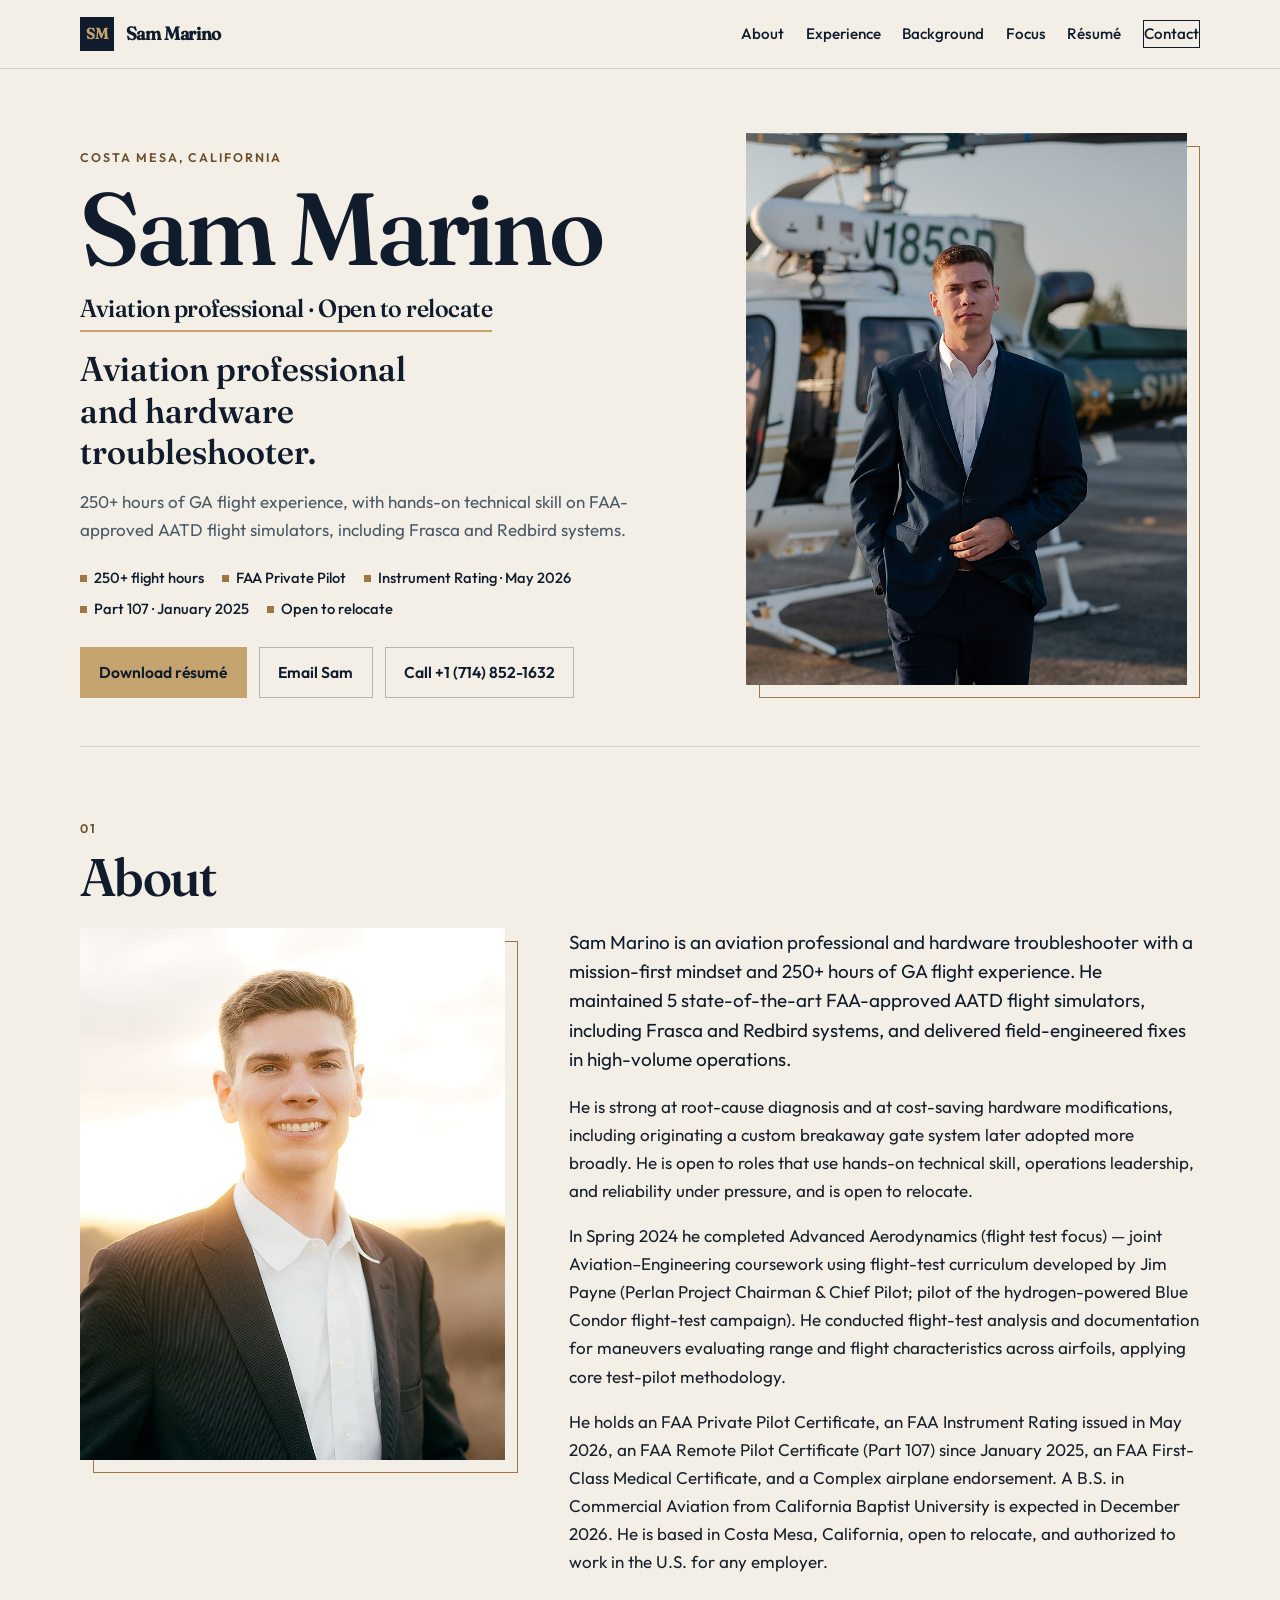
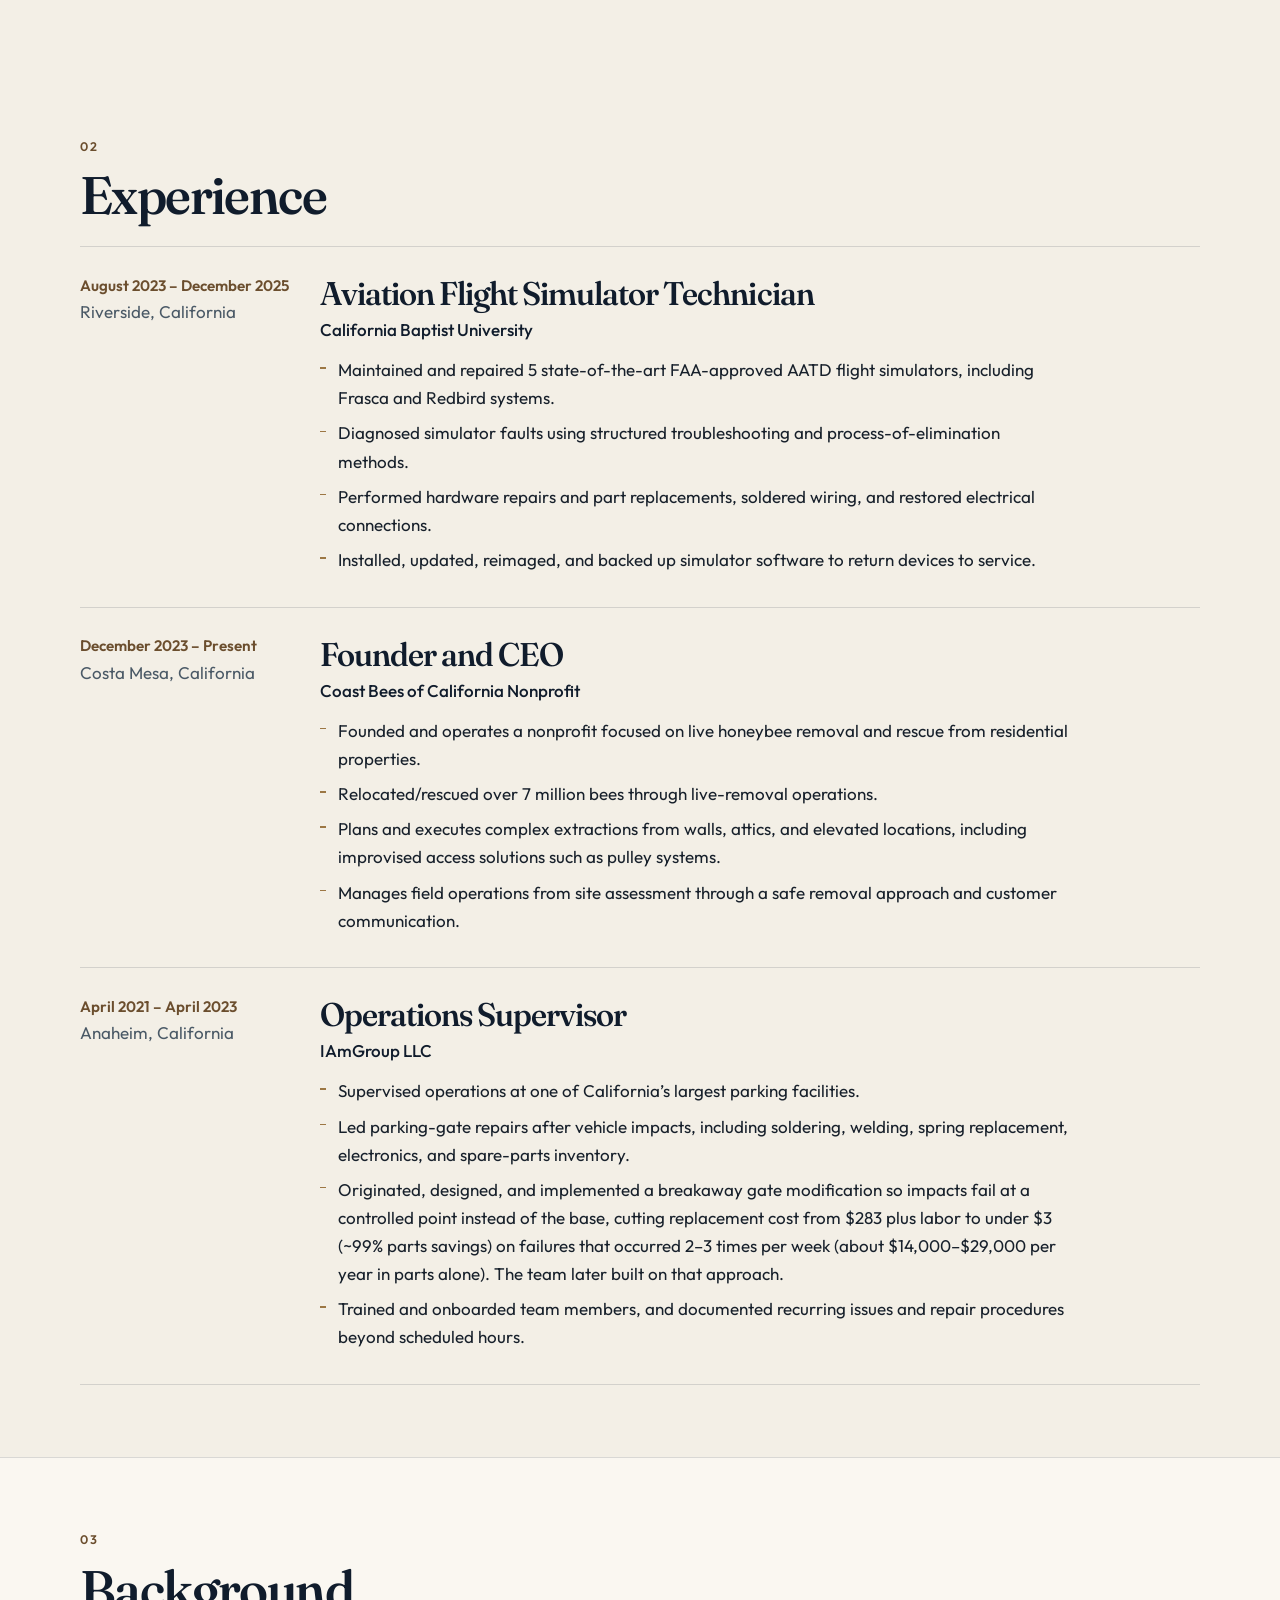
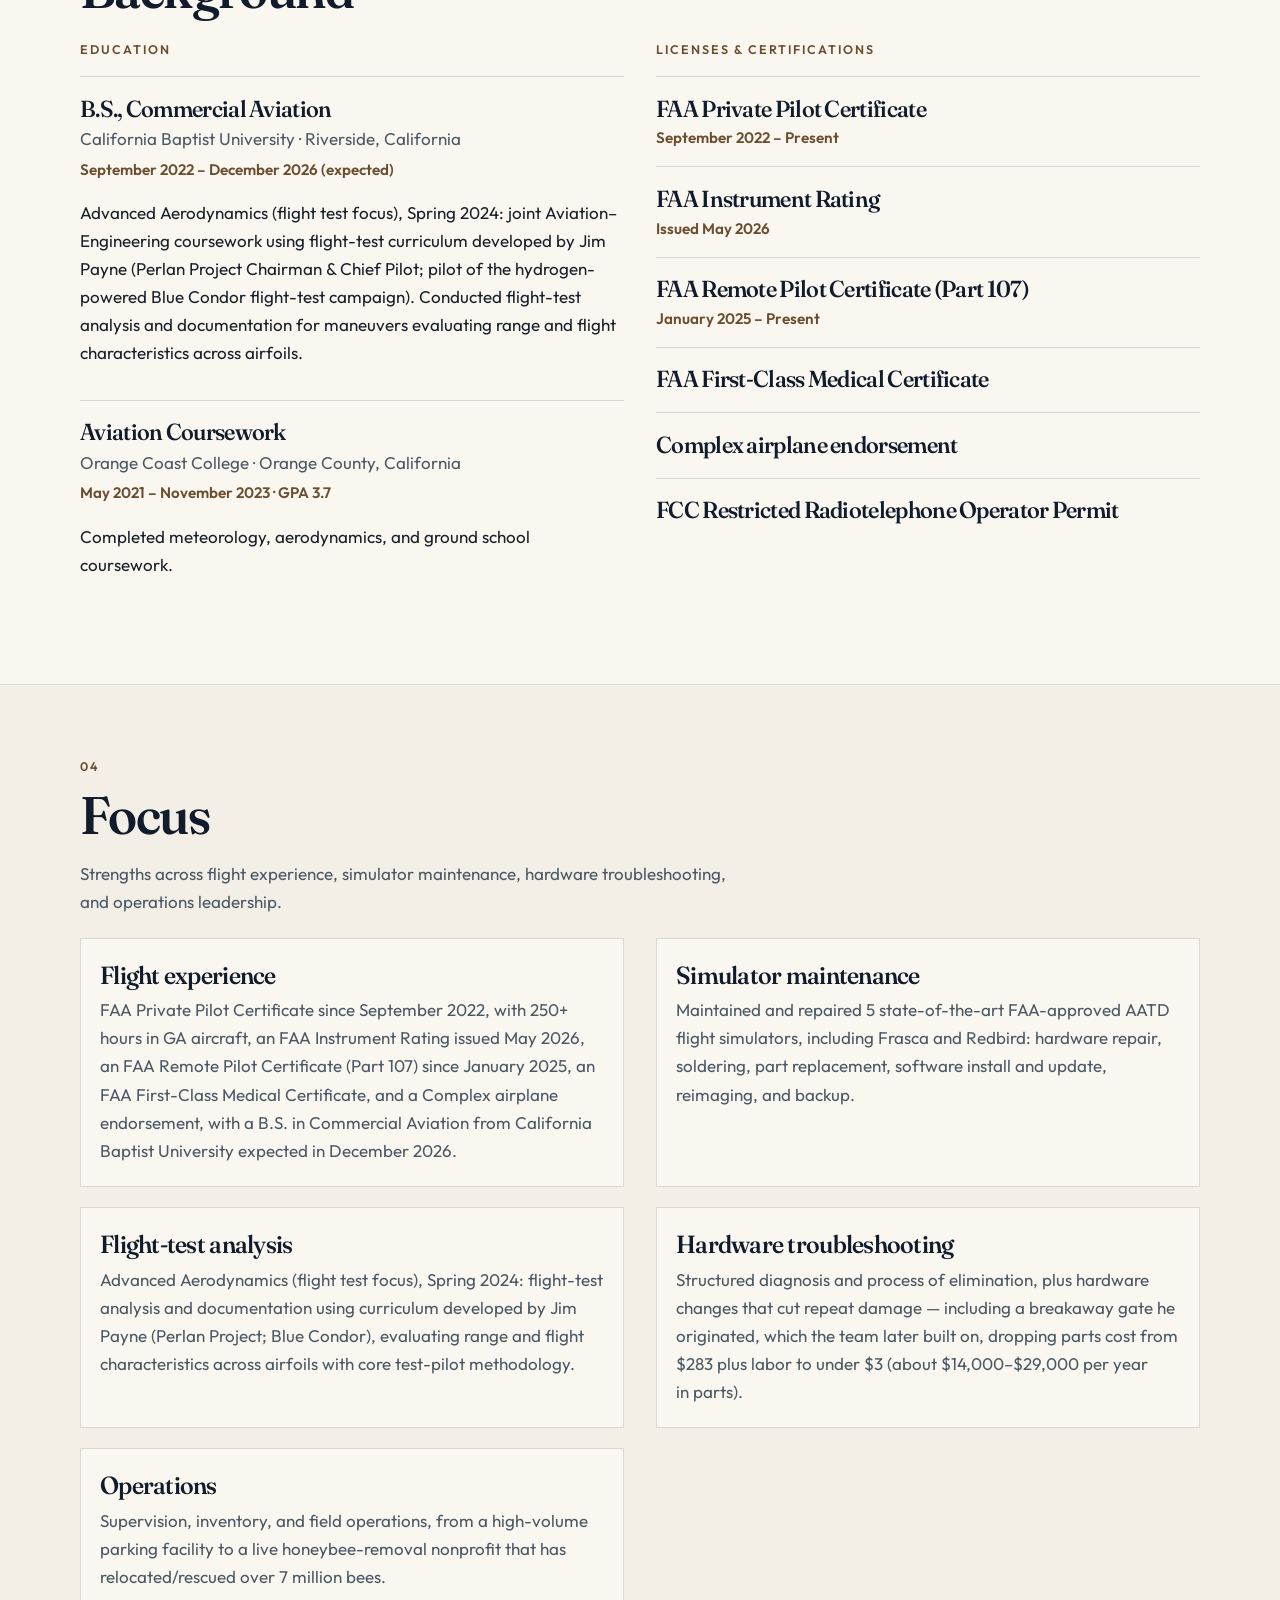
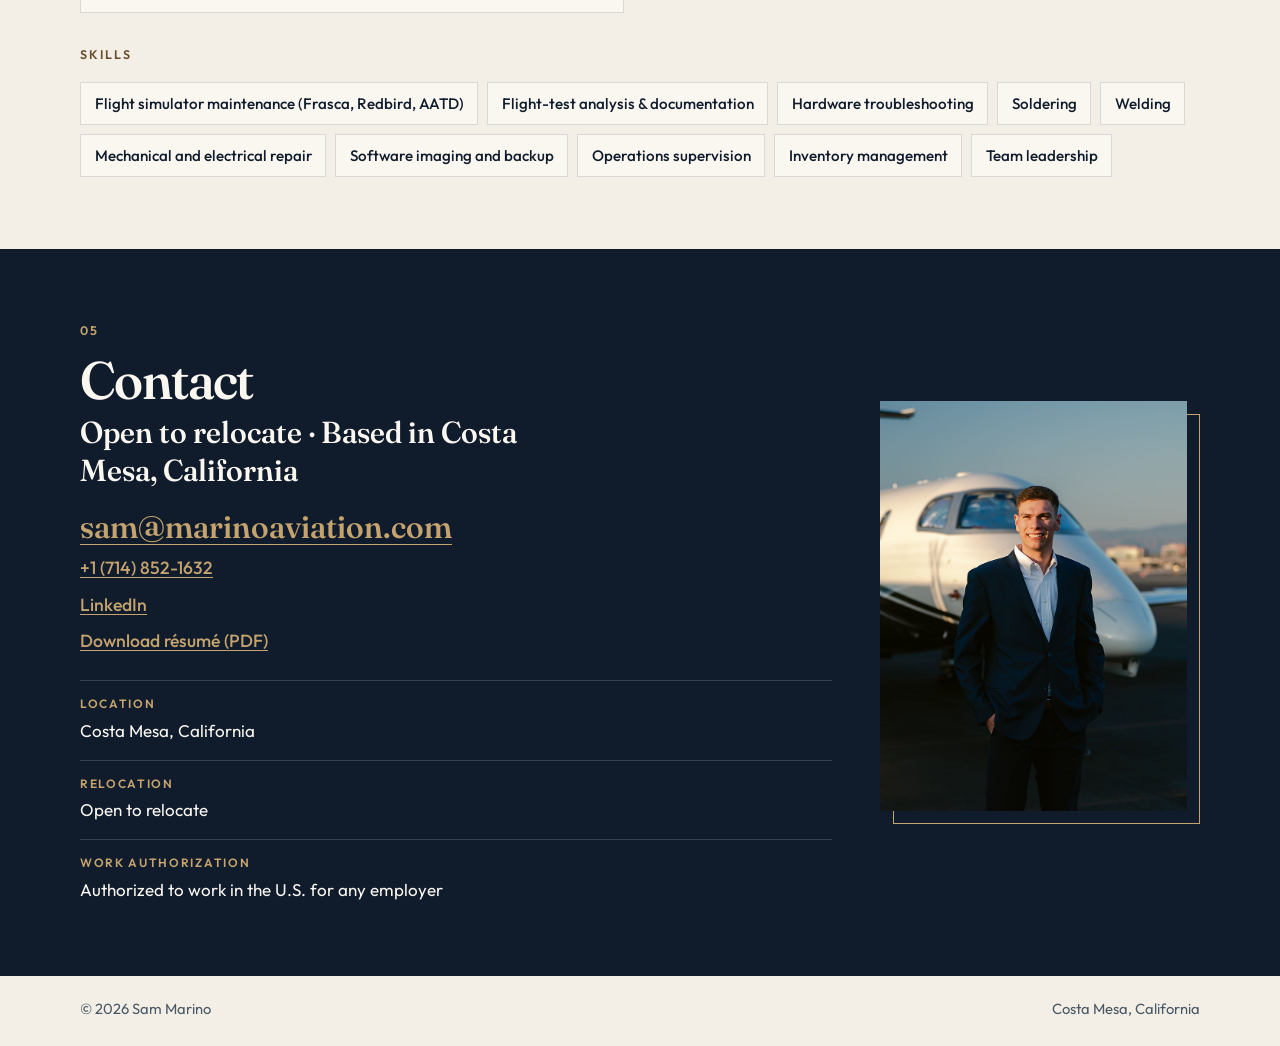
<file: index.html>
<!DOCTYPE html>
<html lang="en">
  <head>
    <meta charset="utf-8">
    <meta name="viewport" content="width=device-width, initial-scale=1">
    <title>Sam Marino | Aviation Professional</title>
    <meta name="description" content="Aviation professional and hardware troubleshooter based in Costa Mesa, California. Open to relocate.">
    <meta name="author" content="Sam Marino">
    <meta name="robots" content="index, follow">
    <meta name="theme-color" content="#101c2c">
    <link rel="canonical" href="https://career.marinoaviation.com/">

    <meta property="og:type" content="website">
    <meta property="og:locale" content="en_US">
    <meta property="og:site_name" content="Sam Marino">
    <meta property="og:title" content="Sam Marino | Aviation Professional">
    <meta property="og:description" content="Aviation professional and hardware troubleshooter based in Costa Mesa, California. Open to relocate.">
    <meta property="og:url" content="https://career.marinoaviation.com/">
    <meta property="og:image" content="https://career.marinoaviation.com/images/og.jpg">
    <meta property="og:image:width" content="1200">
    <meta property="og:image:height" content="630">
    <meta property="og:image:alt" content="Sam Marino, aviation professional and hardware troubleshooter.">

    <meta name="twitter:card" content="summary_large_image">
    <meta name="twitter:title" content="Sam Marino | Aviation Professional">
    <meta name="twitter:description" content="Aviation professional and hardware troubleshooter based in Costa Mesa, California. Open to relocate.">
    <meta name="twitter:image" content="https://career.marinoaviation.com/images/og.jpg">
    <meta name="twitter:image:alt" content="Sam Marino, aviation professional and hardware troubleshooter.">

    <link rel="icon" href="favicon.svg" type="image/svg+xml">
    <link rel="icon" href="images/favicon-32.png" sizes="32x32" type="image/png">
    <link rel="apple-touch-icon" href="images/apple-touch-icon.png">

    <link rel="preload" href="fonts/fraunces-560.woff2" as="font" type="font/woff2" crossorigin>
    <link rel="preload" href="fonts/outfit-400.woff2" as="font" type="font/woff2" crossorigin>
    <link rel="stylesheet" href="styles.css">

    <script type="application/ld+json">
      {
        "@context": "https://schema.org",
        "@type": "ProfilePage",
        "dateModified": "2026-09-29",
        "url": "https://career.marinoaviation.com/",
        "mainEntity": {
          "@type": "Person",
          "name": "Sam Marino",
          "description": "Aviation professional and hardware troubleshooter based in Costa Mesa, California. Open to relocate.",
          "url": "https://career.marinoaviation.com/",
          "image": "https://career.marinoaviation.com/images/og.jpg",
          "email": "sam@marinoaviation.com",
          "telephone": "+1-714-852-1632",
          "sameAs": [
            "https://www.linkedin.com/in/sam-marino-81a0381b2"
          ],
          "address": {
            "@type": "PostalAddress",
            "addressLocality": "Costa Mesa",
            "addressRegion": "CA",
            "addressCountry": "US"
          },
          "alumniOf": [
            {
              "@type": "CollegeOrUniversity",
              "name": "California Baptist University"
            },
            {
              "@type": "CollegeOrUniversity",
              "name": "Orange Coast College"
            }
          ],
          "hasCredential": [
            {
              "@type": "EducationalOccupationalCredential",
              "name": "FAA Private Pilot Certificate"
            },
            {
              "@type": "EducationalOccupationalCredential",
              "name": "FAA Instrument Rating",
              "dateCreated": "2026-05"
            },
            {
              "@type": "EducationalOccupationalCredential",
              "name": "FAA Remote Pilot Certificate (Part 107)",
              "dateCreated": "2025-01"
            },
            {
              "@type": "EducationalOccupationalCredential",
              "name": "FAA First-Class Medical Certificate"
            },
            {
              "@type": "EducationalOccupationalCredential",
              "name": "Complex airplane endorsement"
            },
            {
              "@type": "EducationalOccupationalCredential",
              "name": "FCC Restricted Radiotelephone Operator Permit"
            }
          ]
        }
      }
    </script>
  </head>
  <body>
    <a class="skip-link" href="#main">Skip to content</a>

    <header class="site-header">
      <div class="header-bar">
        <a class="brand" href="#top">
          <span class="brand-mark" aria-hidden="true">SM</span>
          <span class="brand-name">Sam Marino</span>
        </a>
        <input class="nav-toggle" id="nav-toggle" type="checkbox" aria-controls="site-nav" aria-expanded="false" aria-label="Open menu">
        <label class="nav-toggle-btn" for="nav-toggle">
          <span class="nav-toggle-bars" aria-hidden="true"></span>
          <span class="nav-toggle-open">Menu</span>
          <span class="nav-toggle-close">Close</span>
        </label>
        <nav class="site-nav" id="site-nav" aria-label="Primary">
          <a href="#about">About</a>
          <a href="#experience">Experience</a>
          <a href="#background">Background</a>
          <a href="#focus">Focus</a>
          <a href="resume/Sam_Marino_Resume.pdf" target="_blank" rel="noopener noreferrer">Résumé</a>
          <a class="nav-cta" href="#contact">Contact</a>
        </nav>
      </div>
    </header>

    <main id="main">
      <section class="hero" id="top">
        <div class="hero-copy">
          <p class="eyebrow">Costa Mesa, California</p>
          <h1>Sam Marino</h1>
          <p class="target">Aviation professional · Open to relocate</p>
          <p class="lede">Aviation professional and hardware troubleshooter.</p>
          <p class="dek">
            250+ hours of GA flight experience, with hands-on technical skill
            on FAA-approved AATD flight simulators, including Frasca and Redbird systems.
          </p>
          <ul class="hero-facts">
            <li>250+ flight hours</li>
            <li>FAA Private Pilot</li>
            <li>Instrument Rating · May 2026</li>
            <li>Part 107 · January 2025</li>
            <li>Open to relocate</li>
          </ul>
          <div class="hero-actions">
            <a class="btn btn-gold" href="resume/Sam_Marino_Resume.pdf" target="_blank" rel="noopener noreferrer">Download résumé</a>
            <a class="btn btn-ghost" href="mailto:sam@marinoaviation.com">Email Sam</a>
            <a class="btn btn-ghost" href="tel:+17148521632">Call +1 (714) 852-1632</a>
          </div>
        </div>
        <figure class="portrait hero-portrait">
          <img
            src="images/sam-marino-hero.jpg"
            srcset="images/sam-marino-hero-800.jpg 800w, images/sam-marino-hero.jpg 1600w"
            sizes="(min-width: 900px) 38vw, 92vw"
            width="1600"
            height="2000"
            alt="Portrait of Sam Marino in a navy suit."
            fetchpriority="high"
            decoding="async">
        </figure>
      </section>

      <section class="section about" id="about">
        <div class="section-heading">
          <p class="index">01</p>
          <h2>About</h2>
        </div>
        <div class="about-grid">
          <div class="about-copy">
            <p class="lead">
              Sam Marino is an aviation professional and hardware troubleshooter
              with a mission-first mindset and 250+ hours of GA flight experience.
              He maintained 5 state-of-the-art FAA-approved AATD flight
              simulators, including Frasca and Redbird systems, and delivered
              field-engineered fixes in high-volume operations.
            </p>
            <p>
              He is strong at root-cause diagnosis and at cost-saving hardware
              modifications, including originating a custom breakaway gate system
              later adopted more broadly. He is open to roles that use
              hands-on technical skill, operations leadership, and reliability
              under pressure, and is open to relocate.
            </p>
            <p>
              In Spring 2024 he completed Advanced Aerodynamics (flight test focus)
              — joint Aviation–Engineering coursework using flight-test curriculum
              developed by Jim Payne (Perlan Project Chairman &amp; Chief Pilot;
              pilot of the hydrogen-powered Blue Condor flight-test campaign). He
              conducted flight-test analysis and documentation for maneuvers
              evaluating range and flight characteristics across airfoils, applying
              core test-pilot methodology.
            </p>
            <p>
              He holds an FAA Private Pilot Certificate, an FAA Instrument Rating
              issued in <time datetime="2026-05">May 2026</time>, an FAA Remote
              Pilot Certificate (Part 107) since <time datetime="2025-01">January 2025</time>,
              an FAA First-Class Medical Certificate, and a Complex airplane
              endorsement. A B.S. in Commercial Aviation from
              California Baptist University is expected in <time datetime="2026-12">December 2026</time>. He is
              based in Costa Mesa, California, open to relocate, and authorized
              to work in the U.S. for any employer.
            </p>
          </div>
          <figure class="portrait about-portrait">
            <img
              src="images/sam-marino-about.jpg"
              srcset="images/sam-marino-about-800.jpg 800w, images/sam-marino-about.jpg 1600w"
              sizes="(min-width: 900px) 34vw, 92vw"
              width="1600"
              height="2000"
              alt="Portrait of Sam Marino outdoors in a dark suit."
              loading="lazy"
              decoding="async">
          </figure>
        </div>
      </section>

      <section class="section experience" id="experience">
        <div class="section-heading">
          <p class="index">02</p>
          <h2>Experience</h2>
        </div>

        <article class="role">
          <div class="role-meta">
            <p class="when"><time datetime="2023-08">August 2023</time> – <time datetime="2025-12">December 2025</time></p>
            <p class="where">Riverside, California</p>
          </div>
          <div class="role-body">
            <h3>Aviation Flight Simulator Technician</h3>
            <p class="org">California Baptist University</p>
            <ul>
              <li>Maintained and repaired 5 state-of-the-art FAA-approved AATD flight simulators, including Frasca and Redbird systems.</li>
              <li>Diagnosed simulator faults using structured troubleshooting and process-of-elimination methods.</li>
              <li>Performed hardware repairs and part replacements, soldered wiring, and restored electrical connections.</li>
              <li>Installed, updated, reimaged, and backed up simulator software to return devices to service.</li>
            </ul>
          </div>
        </article>

        <article class="role">
          <div class="role-meta">
            <p class="when"><time datetime="2023-12">December 2023</time> – Present</p>
            <p class="where">Costa Mesa, California</p>
          </div>
          <div class="role-body">
            <h3>Founder and CEO</h3>
            <p class="org">Coast Bees of California Nonprofit</p>
            <ul>
              <li>Founded and operates a nonprofit focused on live honeybee removal and rescue from residential properties.</li>
              <li>Relocated/rescued over 7 million bees through live-removal operations.</li>
              <li>Plans and executes complex extractions from walls, attics, and elevated locations, including improvised access solutions such as pulley systems.</li>
              <li>Manages field operations from site assessment through a safe removal approach and customer communication.</li>
            </ul>
          </div>
        </article>

        <article class="role">
          <div class="role-meta">
            <p class="when"><time datetime="2021-04">April 2021</time> – <time datetime="2023-04">April 2023</time></p>
            <p class="where">Anaheim, California</p>
          </div>
          <div class="role-body">
            <h3>Operations Supervisor</h3>
            <p class="org">IAmGroup LLC</p>
            <ul>
              <li>Supervised operations at one of California’s largest parking facilities.</li>
              <li>Led parking-gate repairs after vehicle impacts, including soldering, welding, spring replacement, electronics, and spare-parts inventory.</li>
              <li>Originated, designed, and implemented a breakaway gate modification so impacts fail at a controlled point instead of the base, cutting replacement cost from $283 plus labor to under $3 (~99% parts savings) on failures that occurred 2–3 times per week (about $14,000–$29,000 per year in parts alone). The team later built on that approach.</li>
              <li>Trained and onboarded team members, and documented recurring issues and repair procedures beyond scheduled hours.</li>
            </ul>
          </div>
        </article>
      </section>

      <section class="section background" id="background">
        <div class="section-heading">
          <p class="index">03</p>
          <h2>Background</h2>
        </div>
        <div class="background-grid">
          <div>
            <h3 class="subhead">Education</h3>
            <article class="credential">
              <h4>B.S., Commercial Aviation</h4>
              <p class="org">California Baptist University · Riverside, California</p>
              <p class="when"><time datetime="2022-09">September 2022</time> – <time datetime="2026-12">December 2026</time> (expected)</p>
              <p>Advanced Aerodynamics (flight test focus), Spring 2024: joint Aviation–Engineering coursework using flight-test curriculum developed by Jim Payne (Perlan Project Chairman &amp; Chief Pilot; pilot of the hydrogen-powered Blue Condor flight-test campaign). Conducted flight-test analysis and documentation for maneuvers evaluating range and flight characteristics across airfoils.</p>
            </article>
            <article class="credential">
              <h4>Aviation Coursework</h4>
              <p class="org">Orange Coast College · Orange County, California</p>
              <p class="when"><time datetime="2021-05">May 2021</time> – <time datetime="2023-11">November 2023</time> · GPA 3.7</p>
              <p>Completed meteorology, aerodynamics, and ground school coursework.</p>
            </article>
          </div>
          <div>
            <h3 class="subhead">Licenses &amp; certifications</h3>
            <article class="credential">
              <h4>FAA Private Pilot Certificate</h4>
              <p class="when"><time datetime="2022-09">September 2022</time> – Present</p>
            </article>
            <article class="credential">
              <h4>FAA Instrument Rating</h4>
              <p class="when">Issued <time datetime="2026-05">May 2026</time></p>
            </article>
            <article class="credential">
              <h4>FAA Remote Pilot Certificate (Part 107)</h4>
              <p class="when"><time datetime="2025-01">January 2025</time> – Present</p>
            </article>
            <article class="credential">
              <h4>FAA First-Class Medical Certificate</h4>
            </article>
            <article class="credential">
              <h4>Complex airplane endorsement</h4>
            </article>
            <article class="credential">
              <h4>FCC Restricted Radiotelephone Operator Permit</h4>
            </article>
          </div>
        </div>
      </section>

      <section class="section focus" id="focus">
        <div class="section-heading">
          <p class="index">04</p>
          <h2>Focus</h2>
        </div>
        <p class="section-intro">
          Strengths across flight experience, simulator maintenance, hardware troubleshooting, and operations leadership.
        </p>
        <div class="focus-grid">
          <article class="card">
            <h3>Flight experience</h3>
            <p>
              FAA Private Pilot Certificate since September 2022, with 250+ hours
              in GA aircraft, an FAA Instrument Rating issued
              <time datetime="2026-05">May 2026</time>, an FAA Remote Pilot
              Certificate (Part 107) since <time datetime="2025-01">January 2025</time>,
              an FAA First-Class Medical Certificate, and a Complex airplane
              endorsement, with a B.S. in Commercial Aviation from California Baptist
              University expected in <time datetime="2026-12">December 2026</time>.
            </p>
          </article>
          <article class="card">
            <h3>Simulator maintenance</h3>
            <p>
              Maintained and repaired 5 state-of-the-art FAA-approved AATD flight
              simulators, including Frasca and Redbird: hardware repair, soldering,
              part replacement, software install and update, reimaging, and backup.
            </p>
          </article>
          <article class="card">
            <h3>Flight-test analysis</h3>
            <p>
              Advanced Aerodynamics (flight test focus), Spring 2024: flight-test
              analysis and documentation using curriculum developed by Jim Payne
              (Perlan Project; Blue Condor), evaluating range and flight
              characteristics across airfoils with core test-pilot methodology.
            </p>
          </article>
          <article class="card">
            <h3>Hardware troubleshooting</h3>
            <p>
              Structured diagnosis and process of elimination, plus hardware
              changes that cut repeat damage — including a breakaway gate he
              originated, which the team later built on, dropping parts cost from
              $283 plus labor to under $3 (about $14,000–$29,000 per year in parts).
            </p>
          </article>
          <article class="card">
            <h3>Operations</h3>
            <p>
              Supervision, inventory, and field operations, from a high-volume
              parking facility to a live honeybee-removal nonprofit that has
              relocated/rescued over 7 million bees.
            </p>
          </article>
        </div>
        <h3 class="subhead skills-heading">Skills</h3>
        <ul class="skills">
          <li>Flight simulator maintenance (Frasca, Redbird, AATD)</li>
          <li>Flight-test analysis &amp; documentation</li>
          <li>Hardware troubleshooting</li>
          <li>Soldering</li>
          <li>Welding</li>
          <li>Mechanical and electrical repair</li>
          <li>Software imaging and backup</li>
          <li>Operations supervision</li>
          <li>Inventory management</li>
          <li>Team leadership</li>
        </ul>
      </section>

      <section class="contact" id="contact">
        <div class="contact-grid">
          <div class="contact-copy">
            <p class="index index-light">05</p>
            <h2>Contact</h2>
            <p class="contact-lead">
              Open to relocate · Based in Costa Mesa, California
            </p>
            <a class="contact-email" href="mailto:sam@marinoaviation.com">sam@marinoaviation.com</a>
            <a class="contact-phone" href="tel:+17148521632">+1 (714) 852-1632</a>
            <a class="contact-linkedin" href="https://www.linkedin.com/in/sam-marino-81a0381b2" rel="me noopener noreferrer">LinkedIn</a>
            <a class="contact-resume" href="resume/Sam_Marino_Resume.pdf" target="_blank" rel="noopener noreferrer">Download résumé (PDF)</a>
            <dl class="facts">
              <div>
                <dt>Location</dt>
                <dd>Costa Mesa, California</dd>
              </div>
              <div>
                <dt>Relocation</dt>
                <dd>Open to relocate</dd>
              </div>
              <div>
                <dt>Work authorization</dt>
                <dd>Authorized to work in the U.S. for any employer</dd>
              </div>
            </dl>
          </div>
          <figure class="portrait contact-portrait">
            <img
              src="images/sam-marino-portrait.jpg"
              srcset="images/sam-marino-portrait-800.jpg 800w, images/sam-marino-portrait.jpg 1500w"
              sizes="(min-width: 900px) 320px, 92vw"
              width="1500"
              height="2000"
              alt="Portrait of Sam Marino in a navy suit."
              loading="lazy"
              decoding="async">
          </figure>
        </div>
      </section>
    </main>

    <footer class="site-footer">
      <p>© <span id="year">2026</span> Sam Marino</p>
      <p>Costa Mesa, California</p>
    </footer>
    <script src="main.js"></script>
  </body>
</html>
</file>
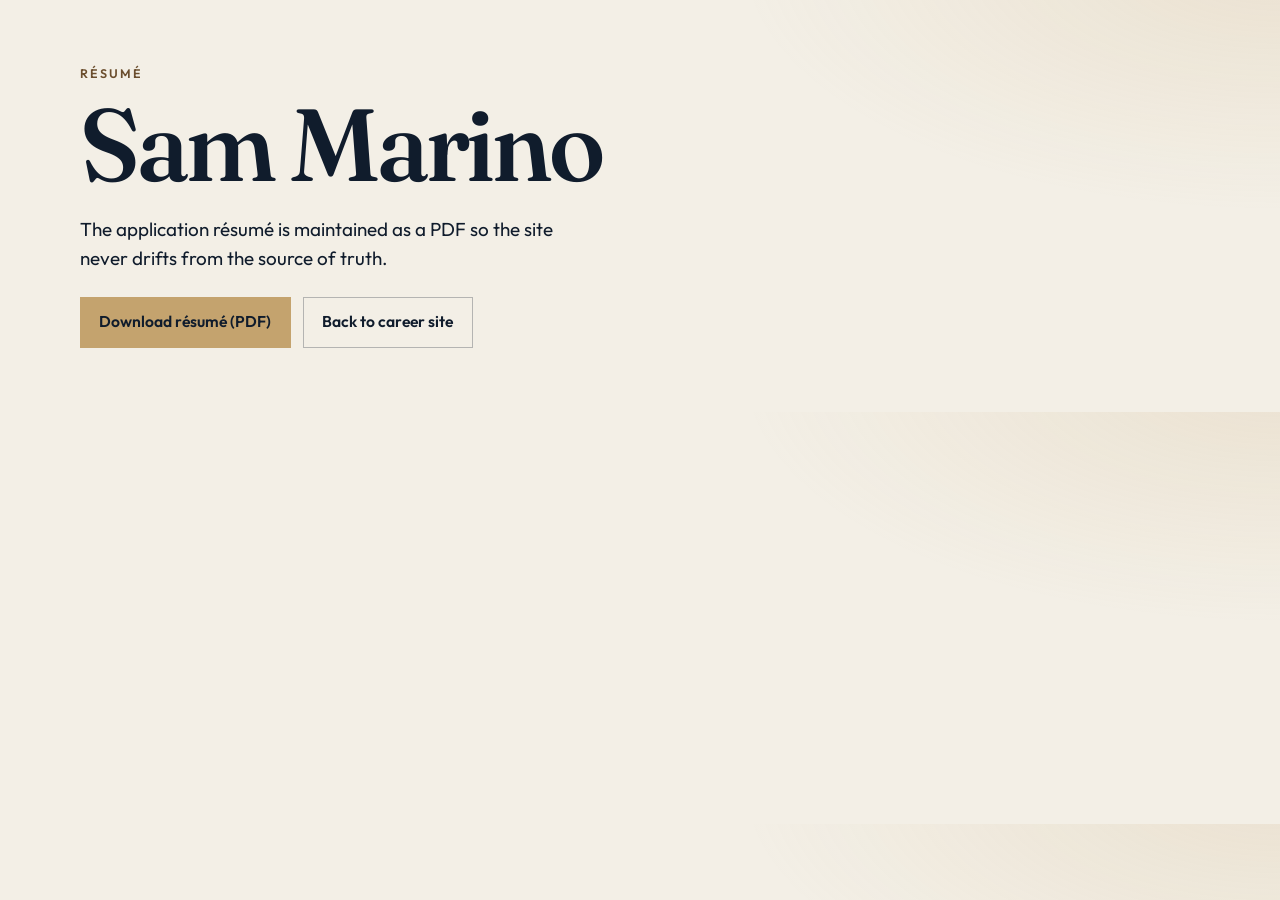
<file: resume/index.html>
<!DOCTYPE html>
<html lang="en">
  <head>
    <meta charset="utf-8">
    <meta name="viewport" content="width=device-width, initial-scale=1">
    <title>Résumé | Sam Marino</title>
    <meta name="description" content="Download Sam Marino’s application résumé as a PDF.">
    <meta name="robots" content="index, follow">
    <link rel="canonical" href="https://career.marinoaviation.com/resume/">
    <meta http-equiv="refresh" content="0; url=Sam_Marino_Resume.pdf">
    <link rel="icon" href="../favicon.svg" type="image/svg+xml">
    <link rel="stylesheet" href="../styles.css">
  </head>
  <body>
    <main class="section" style="padding-block: 4rem;">
      <div class="section-heading">
        <p class="index">Résumé</p>
        <h1>Sam Marino</h1>
      </div>
      <p class="lead" style="max-width: 42ch;">
        The application résumé is maintained as a PDF so the site never drifts from the
        source of truth.
      </p>
      <div class="hero-actions" style="margin-top: 1.5rem;">
        <a class="btn btn-gold" href="Sam_Marino_Resume.pdf" target="_blank" rel="noopener noreferrer">Download résumé (PDF)</a>
        <a class="btn btn-ghost" href="../">Back to career site</a>
      </div>
    </main>
  </body>
</html>
</file>
<file: styles.css>
@font-face {
  font-family: "Fraunces";
  src: url("fonts/fraunces-560.woff2") format("woff2");
  font-weight: 560;
  font-style: normal;
  font-display: swap;
}

@font-face {
  font-family: "Outfit";
  src: url("fonts/outfit-400.woff2") format("woff2");
  font-weight: 400;
  font-style: normal;
  font-display: swap;
}

@font-face {
  font-family: "Outfit";
  src: url("fonts/outfit-500.woff2") format("woff2");
  font-weight: 500;
  font-style: normal;
  font-display: swap;
}

@font-face {
  font-family: "Outfit";
  src: url("fonts/outfit-600.woff2") format("woff2");
  font-weight: 600;
  font-style: normal;
  font-display: swap;
}

:root {
  --navy: #101c2c;
  --navy-deep: #0b1522;
  --ink: #17202b;
  --muted: #4a5966;
  --bronze: #6b4e2e;
  --cream: #f3efe6;
  --paper: #faf7f1;
  --gold: #c4a36e;
  --gold-deep: #9c7744;
  --line: rgba(16, 28, 44, 0.14);
  --header-h: 8.5rem;
  --serif: "Fraunces", "Iowan Old Style", Palatino, Georgia, serif;
  --sans: "Outfit", "Avenir Next", "Segoe UI", sans-serif;
  --max: 1120px;
  --pad: clamp(1.15rem, 4vw, 2rem);
}

*,
*::before,
*::after {
  box-sizing: border-box;
}

html {
  scroll-behavior: smooth;
}

section[id] {
  scroll-margin-top: calc(var(--header-h) + 0.5rem);
}

body {
  margin: 0;
  background:
    radial-gradient(900px 420px at 100% -10%, rgba(196, 163, 110, 0.18), transparent 60%),
    var(--cream);
  color: var(--ink);
  font-family: var(--sans);
  font-size: 1.0625rem;
  font-weight: 400;
  line-height: 1.65;
  text-rendering: optimizeLegibility;
}

body.nav-open {
  overflow: hidden;
}

img {
  max-width: 100%;
  height: auto;
}

a {
  color: inherit;
}

:focus-visible {
  outline: 2px solid var(--gold-deep);
  outline-offset: 3px;
}

::selection {
  background: #e6d3b0;
  color: var(--navy);
}

.skip-link {
  position: absolute;
  left: 1rem;
  top: 0;
  transform: translateY(-120%);
  background: var(--gold);
  color: var(--navy);
  padding: 0.6rem 0.9rem;
  z-index: 80;
  font-weight: 600;
}

.skip-link:focus {
  transform: none;
}

.site-header {
  position: sticky;
  top: 0;
  z-index: 40;
  background: rgba(243, 239, 230, 0.94);
  backdrop-filter: blur(12px);
  border-bottom: 1px solid var(--line);
}

.banner {
  margin: 0;
  background: var(--navy);
  color: var(--paper);
  text-align: center;
  font-size: 0.78rem;
  font-weight: 500;
  letter-spacing: 0.08em;
  text-transform: uppercase;
  padding: 0.55rem 1rem;
}

.header-bar {
  display: flex;
  align-items: center;
  justify-content: space-between;
  gap: 1rem;
  width: min(var(--max), calc(100% - var(--pad) * 2));
  margin: 0 auto;
  min-height: 4.25rem;
}

.brand {
  display: inline-flex;
  align-items: center;
  gap: 0.7rem;
  text-decoration: none;
  color: var(--navy);
  font-weight: 600;
}

.brand-mark {
  display: grid;
  place-items: center;
  width: 2.15rem;
  height: 2.15rem;
  background: var(--navy);
  color: var(--gold);
  font-family: var(--serif);
  font-size: 0.95rem;
  letter-spacing: 0.02em;
}

.brand-name {
  font-family: var(--serif);
  font-size: 1.15rem;
  letter-spacing: -0.02em;
}

.nav-toggle {
  position: absolute;
  width: 1px;
  height: 1px;
  margin: -1px;
  padding: 0;
  overflow: hidden;
  clip: rect(0 0 0 0);
  border: 0;
}

.nav-toggle-btn {
  display: inline-flex;
  align-items: center;
  gap: 0.5rem;
  min-height: 2.75rem;
  padding: 0 0.2rem;
  cursor: pointer;
  color: var(--navy);
  font-size: 0.82rem;
  font-weight: 600;
  letter-spacing: 0.12em;
  text-transform: uppercase;
}

.nav-toggle-bars,
.nav-toggle-bars::before,
.nav-toggle-bars::after {
  display: block;
  width: 1.15rem;
  height: 1.5px;
  background: var(--navy);
  position: relative;
}

.nav-toggle-bars::before,
.nav-toggle-bars::after {
  content: "";
  position: absolute;
  left: 0;
}

.nav-toggle-bars::before {
  top: -6px;
}

.nav-toggle-bars::after {
  top: 6px;
}

.nav-toggle-close {
  display: none;
}

.nav-toggle:checked + .nav-toggle-btn .nav-toggle-open {
  display: none;
}

.nav-toggle:checked + .nav-toggle-btn .nav-toggle-close {
  display: inline;
}

.nav-toggle:focus-visible + .nav-toggle-btn {
  outline: 2px solid var(--gold-deep);
  outline-offset: 3px;
}

.site-nav {
  display: none;
  position: absolute;
  z-index: 30;
  left: 0;
  right: 0;
  top: 100%;
  min-height: 100dvh;
  background: var(--navy);
  padding: 1.5rem var(--pad) 3rem;
  flex-direction: column;
  gap: 0.35rem;
}

.nav-toggle:checked ~ .site-nav {
  display: flex;
}

.site-nav a {
  color: var(--paper);
  text-decoration: none;
  font-family: var(--serif);
  font-size: 2rem;
  line-height: 1.25;
  padding: 0.35rem 0;
}

.site-nav a:hover,
.site-nav a:focus-visible {
  color: var(--gold);
}

.nav-cta {
  margin-top: 0.6rem;
}

.hero,
.section,
.site-footer {
  width: min(var(--max), calc(100% - var(--pad) * 2));
  margin-inline: auto;
}

.hero {
  display: grid;
  gap: 2rem;
  padding: clamp(2rem, 5vw, 4.5rem) 0 3rem;
  align-items: end;
}

.eyebrow,
.index {
  margin: 0 0 0.75rem;
  color: var(--bronze);
  font-size: 0.78rem;
  font-weight: 600;
  letter-spacing: 0.16em;
  text-transform: uppercase;
}

h1,
h2,
h3,
h4 {
  font-family: var(--serif);
  font-weight: 560;
  color: var(--navy);
  letter-spacing: -0.03em;
  text-wrap: balance;
}

h1 {
  margin: 0;
  font-size: clamp(2.6rem, 12vw, 6.4rem);
  line-height: 0.92;
}

.target {
  display: inline-block;
  margin: 1.15rem 0 0;
  padding-bottom: 0.4rem;
  border-bottom: 2px solid var(--gold);
  color: var(--navy);
  font-family: var(--serif);
  font-size: clamp(1.2rem, 2.6vw, 1.55rem);
  line-height: 1.25;
  letter-spacing: -0.02em;
}

.lede {
  margin: 1rem 0 0;
  max-width: 22rem;
  font-family: var(--serif);
  font-size: clamp(1.55rem, 3vw, 2.15rem);
  line-height: 1.2;
  color: var(--navy);
}

.dek {
  max-width: 42rem;
  margin: 1rem 0 0;
  color: var(--muted);
}

.hero-facts {
  display: flex;
  flex-wrap: wrap;
  gap: 0.45rem 1.1rem;
  margin: 1.35rem 0 0;
  padding: 0;
  list-style: none;
  color: var(--navy);
  font-size: 0.92rem;
  font-weight: 500;
}

.hero-facts li {
  display: flex;
  align-items: center;
  gap: 0.45rem;
}

.hero-facts li::before {
  content: "";
  width: 0.45rem;
  height: 0.45rem;
  background: var(--gold-deep);
}

.hero-actions {
  display: flex;
  flex-wrap: wrap;
  gap: 0.75rem;
  margin-top: 1.6rem;
}

.btn {
  display: inline-flex;
  align-items: center;
  justify-content: center;
  min-height: 2.9rem;
  padding: 0.7rem 1.15rem;
  text-decoration: none;
  font-weight: 600;
  font-size: 0.98rem;
  border: 1px solid transparent;
}

.btn-gold {
  background: var(--gold);
  color: var(--navy);
}

.btn-gold:hover,
.btn-gold:focus-visible {
  background: #d7bc8a;
}

.btn-ghost {
  background: transparent;
  color: var(--navy);
  border-color: rgba(16, 28, 44, 0.28);
}

.btn-ghost:hover,
.btn-ghost:focus-visible {
  border-color: var(--navy);
}

.portrait {
  margin: 0;
  padding: 0 0.8rem 0.8rem 0;
  position: relative;
}

.portrait img {
  display: block;
  width: 100%;
  position: relative;
  z-index: 1;
  object-fit: cover;
}

.portrait::after {
  content: "";
  position: absolute;
  inset: 0.8rem 0 0 0.8rem;
  border: 1px solid var(--gold-deep);
  pointer-events: none;
}

.section {
  padding: clamp(2.5rem, 6vw, 4.5rem) 0;
}

.section-heading {
  margin-bottom: 1.5rem;
}

h2 {
  margin: 0;
  font-size: clamp(2.2rem, 5vw, 3.3rem);
  line-height: 1;
}

.about {
  border-top: 1px solid var(--line);
}

.about-grid,
.background-grid,
.focus-grid,
.contact-grid {
  display: grid;
  gap: 1.75rem;
}

.about-copy p,
.card p,
.dek,
.contact-lead {
  text-wrap: pretty;
}

.lead {
  margin-top: 0;
  font-size: 1.18rem;
  line-height: 1.55;
  color: var(--navy);
}

.about-copy p {
  max-width: 65ch;
}

.role {
  display: grid;
  gap: 0.4rem;
  padding: 1.6rem 0;
  border-top: 1px solid var(--line);
}

.role:last-child {
  border-bottom: 1px solid var(--line);
}

.when,
.where,
.org,
.note {
  margin: 0;
}

.when {
  color: var(--bronze);
  font-weight: 600;
  font-size: 0.95rem;
}

.where,
.org,
.note {
  color: var(--muted);
}

.role h3,
.credential h4,
.card h3 {
  margin: 0.15rem 0 0.2rem;
  font-size: clamp(1.55rem, 3vw, 2.05rem);
  line-height: 1.15;
}

.role .org {
  margin-bottom: 0.75rem;
  color: var(--navy);
  font-weight: 500;
}

.role ul {
  margin: 0;
  padding: 0;
  list-style: none;
}

.role li {
  position: relative;
  padding-left: 1.1rem;
  margin: 0.45rem 0;
  max-width: 68ch;
}

.role li::before {
  content: "";
  position: absolute;
  left: 0;
  top: 0.65em;
  width: 0.4rem;
  height: 1.5px;
  background: var(--gold-deep);
}

.background {
  background: var(--paper);
  border-block: 1px solid var(--line);
  width: 100%;
  max-width: none;
  padding-inline: max(var(--pad), calc((100% - var(--max)) / 2));
}

.background-grid > div + div {
  padding-top: 0.5rem;
}

.subhead {
  margin: 0 0 1rem;
  font-family: var(--sans);
  font-size: 0.78rem;
  font-weight: 600;
  letter-spacing: 0.16em;
  text-transform: uppercase;
  color: var(--bronze);
}

.credential {
  padding: 1rem 0;
  border-top: 1px solid var(--line);
}

.credential h4 {
  font-size: 1.45rem;
}

.credential .org,
.credential .when,
.credential .note {
  margin-top: 0.2rem;
}

.section-intro {
  margin: -0.4rem 0 1.4rem;
  max-width: 42rem;
  color: var(--muted);
}

.card {
  background: var(--paper);
  border: 1px solid var(--line);
  padding: 1.2rem 1.2rem 1.35rem;
}

.card h3 {
  font-size: 1.55rem;
  margin-bottom: 0.45rem;
}

.card p {
  margin: 0;
  color: var(--muted);
}

.skills-heading {
  margin-top: 2rem;
}

.skills {
  display: flex;
  flex-wrap: wrap;
  gap: 0.55rem;
  margin: 0;
  padding: 0;
  list-style: none;
}

.skills li {
  border: 1px solid var(--line);
  background: var(--paper);
  padding: 0.5rem 0.85rem;
  font-size: 0.95rem;
  font-weight: 500;
  color: var(--navy);
}

.contact {
  background: var(--navy);
  color: var(--paper);
  width: 100%;
  max-width: none;
  padding: clamp(2.5rem, 6vw, 4.5rem) max(var(--pad), calc((100% - var(--max)) / 2));
}

.contact h2,
.contact .contact-lead {
  color: var(--paper);
}

.index-light {
  color: var(--gold);
}

.contact-lead {
  margin: 0.4rem 0 1.2rem;
  max-width: 28ch;
  font-family: var(--serif);
  font-size: clamp(1.45rem, 3vw, 1.9rem);
  line-height: 1.25;
}

.contact-email,
.contact-phone,
.contact-linkedin,
.contact-resume {
  display: inline-block;
  color: var(--gold);
  text-decoration-thickness: 1px;
  text-underline-offset: 0.18em;
}

.contact-email {
  font-family: var(--serif);
  font-size: clamp(1.45rem, 3vw, 2rem);
  line-height: 1.2;
  overflow-wrap: anywhere;
}

.contact-phone,
.contact-linkedin,
.contact-resume {
  display: block;
  margin-top: 0.45rem;
  font-weight: 500;
  font-size: 1.1rem;
}

.contact-email:hover,
.contact-phone:hover,
.contact-linkedin:hover,
.contact-resume:hover,
.contact-email:focus-visible,
.contact-phone:focus-visible,
.contact-linkedin:focus-visible,
.contact-resume:focus-visible {
  color: #e7d7b8;
}

.facts {
  display: grid;
  gap: 0.9rem;
  margin: 1.6rem 0 0;
}

.facts div {
  padding-top: 0.8rem;
  border-top: 1px solid rgba(250, 247, 241, 0.16);
}

.facts dt {
  font-size: 0.75rem;
  font-weight: 600;
  letter-spacing: 0.14em;
  text-transform: uppercase;
  color: var(--gold);
}

.facts dd {
  margin: 0.2rem 0 0;
}

.contact-portrait {
  max-width: 26rem;
}

.contact-portrait::after {
  border-color: var(--gold);
}

.site-footer {
  display: flex;
  flex-wrap: wrap;
  justify-content: space-between;
  gap: 0.4rem 1.5rem;
  padding: 1.3rem 0 1.6rem;
  color: var(--muted);
  font-size: 0.92rem;
}

.site-footer p {
  margin: 0;
}

@media (min-width: 800px) {
  .role {
    grid-template-columns: 13.5rem 1fr;
    gap: 1.5rem;
  }

  .background-grid,
  .focus-grid {
    grid-template-columns: 1fr 1fr;
    gap: 1.25rem 2rem;
  }

  .background-grid > div + div {
    padding-top: 0;
  }
}

@media (min-width: 900px) {
  .nav-toggle,
  .nav-toggle-btn {
    display: none;
  }

  .site-nav,
  .nav-toggle:checked ~ .site-nav {
    display: flex;
    position: static;
    min-height: 0;
    flex-direction: row;
    align-items: center;
    gap: 1.35rem;
    background: transparent;
    padding: 0;
  }

  .site-nav a {
    color: var(--navy);
    font-family: var(--sans);
    font-size: 0.95rem;
    font-weight: 500;
    line-height: 1;
    padding: 0.35rem 0;
  }

  .site-nav a:hover,
  .site-nav a:focus-visible {
    color: var(--bronze);
  }

  .nav-cta {
    margin: 0;
    border: 1px solid var(--navy);
    padding: 0.55rem 0.8rem;
  }

  .nav-cta:hover,
  .nav-cta:focus-visible {
    background: var(--navy);
    color: var(--paper);
  }

  .hero {
    grid-template-columns: minmax(0, 1.15fr) minmax(260px, 0.85fr);
    gap: clamp(2rem, 4vw, 4.5rem);
  }

  .about-grid {
    grid-template-columns: minmax(260px, 0.82fr) minmax(0, 1.18fr);
    gap: clamp(2rem, 4vw, 4rem);
    align-items: start;
  }

  .about-portrait {
    order: -1;
  }

  .contact-grid {
    grid-template-columns: minmax(0, 1fr) minmax(220px, 320px);
    align-items: center;
    gap: 3rem;
  }
}

@media (prefers-reduced-motion: reduce) {
  html {
    scroll-behavior: auto;
  }
}

@media print {
  .banner,
  .nav-toggle,
  .nav-toggle-btn,
  .site-nav,
  .hero-actions {
    display: none !important;
  }

  body,
  .contact,
  .background {
    background: white;
    color: black;
  }

  .contact h2,
  .contact-lead,
  .contact-email,
  .contact-phone,
  .contact-linkedin,
  .contact-resume,
  h1,
  h2,
  h3,
  h4 {
    color: black;
  }

  a {
    text-decoration: underline;
  }
}
</file>
